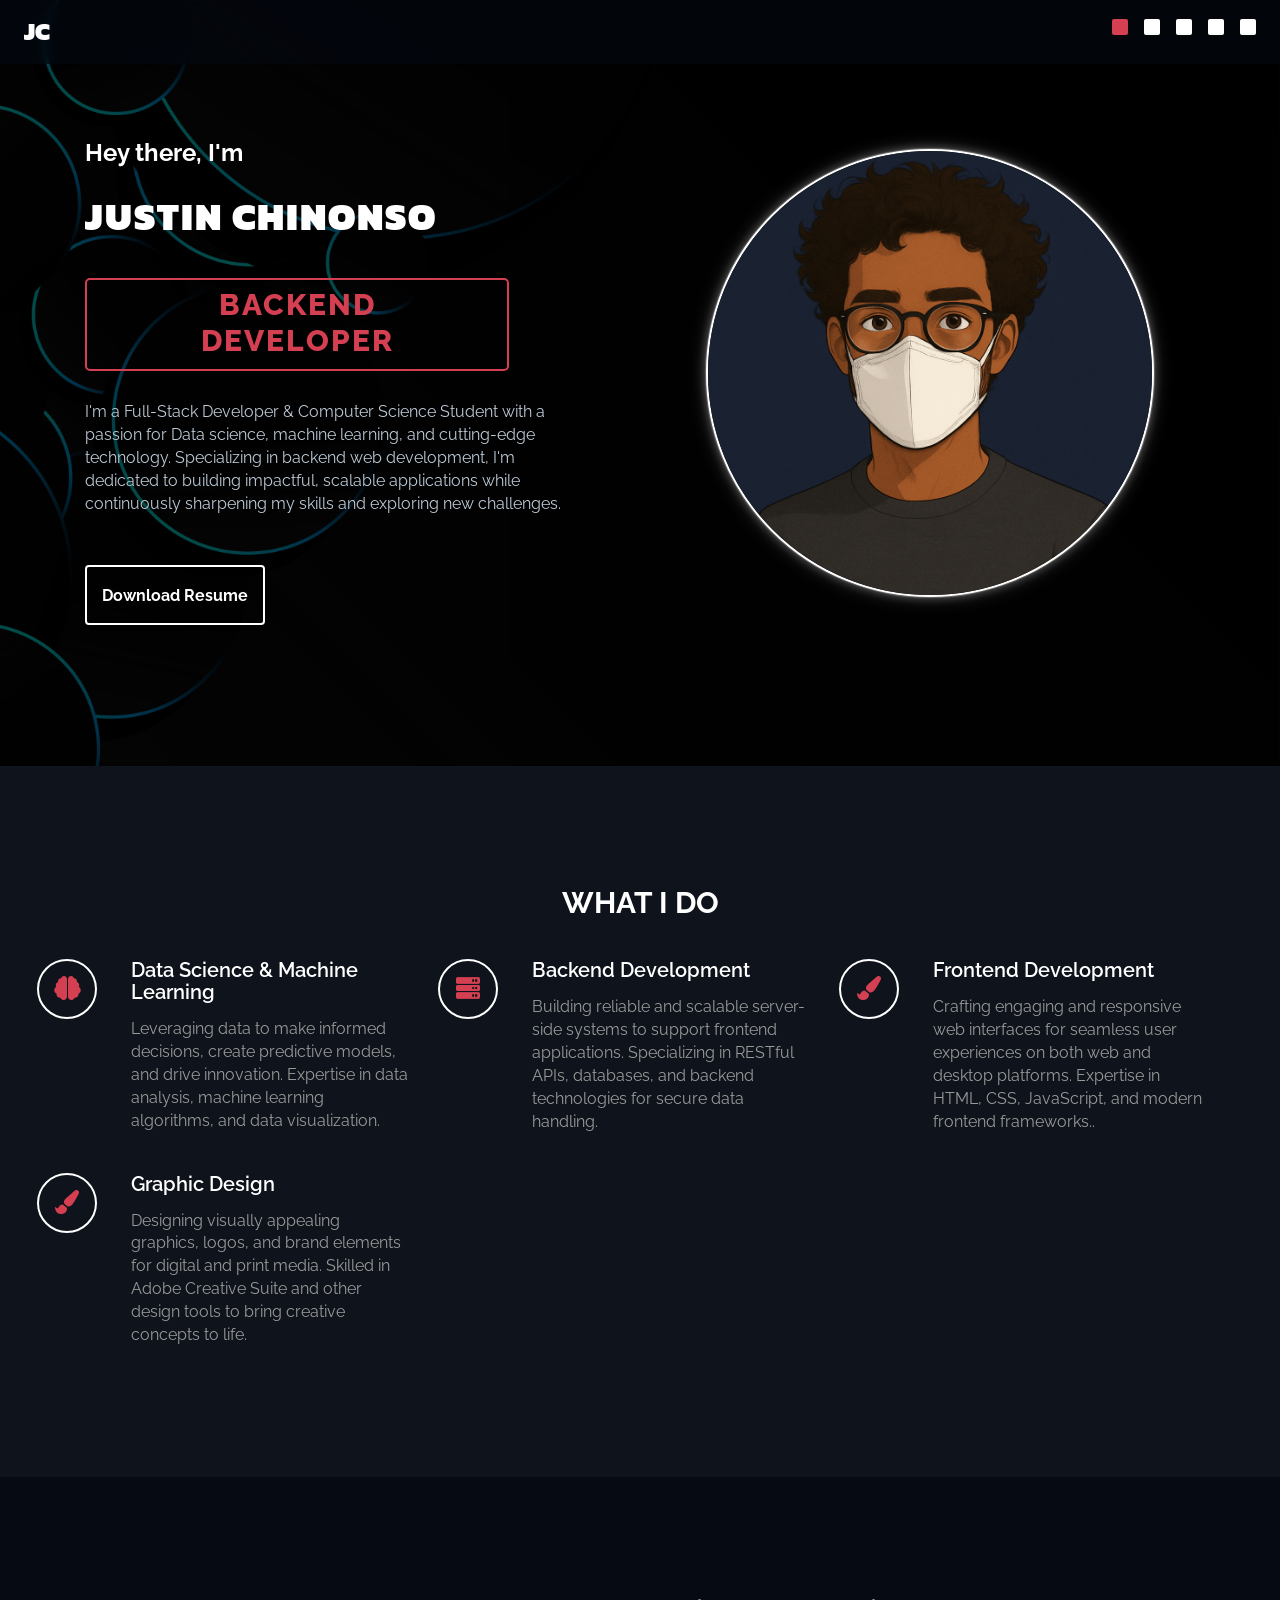
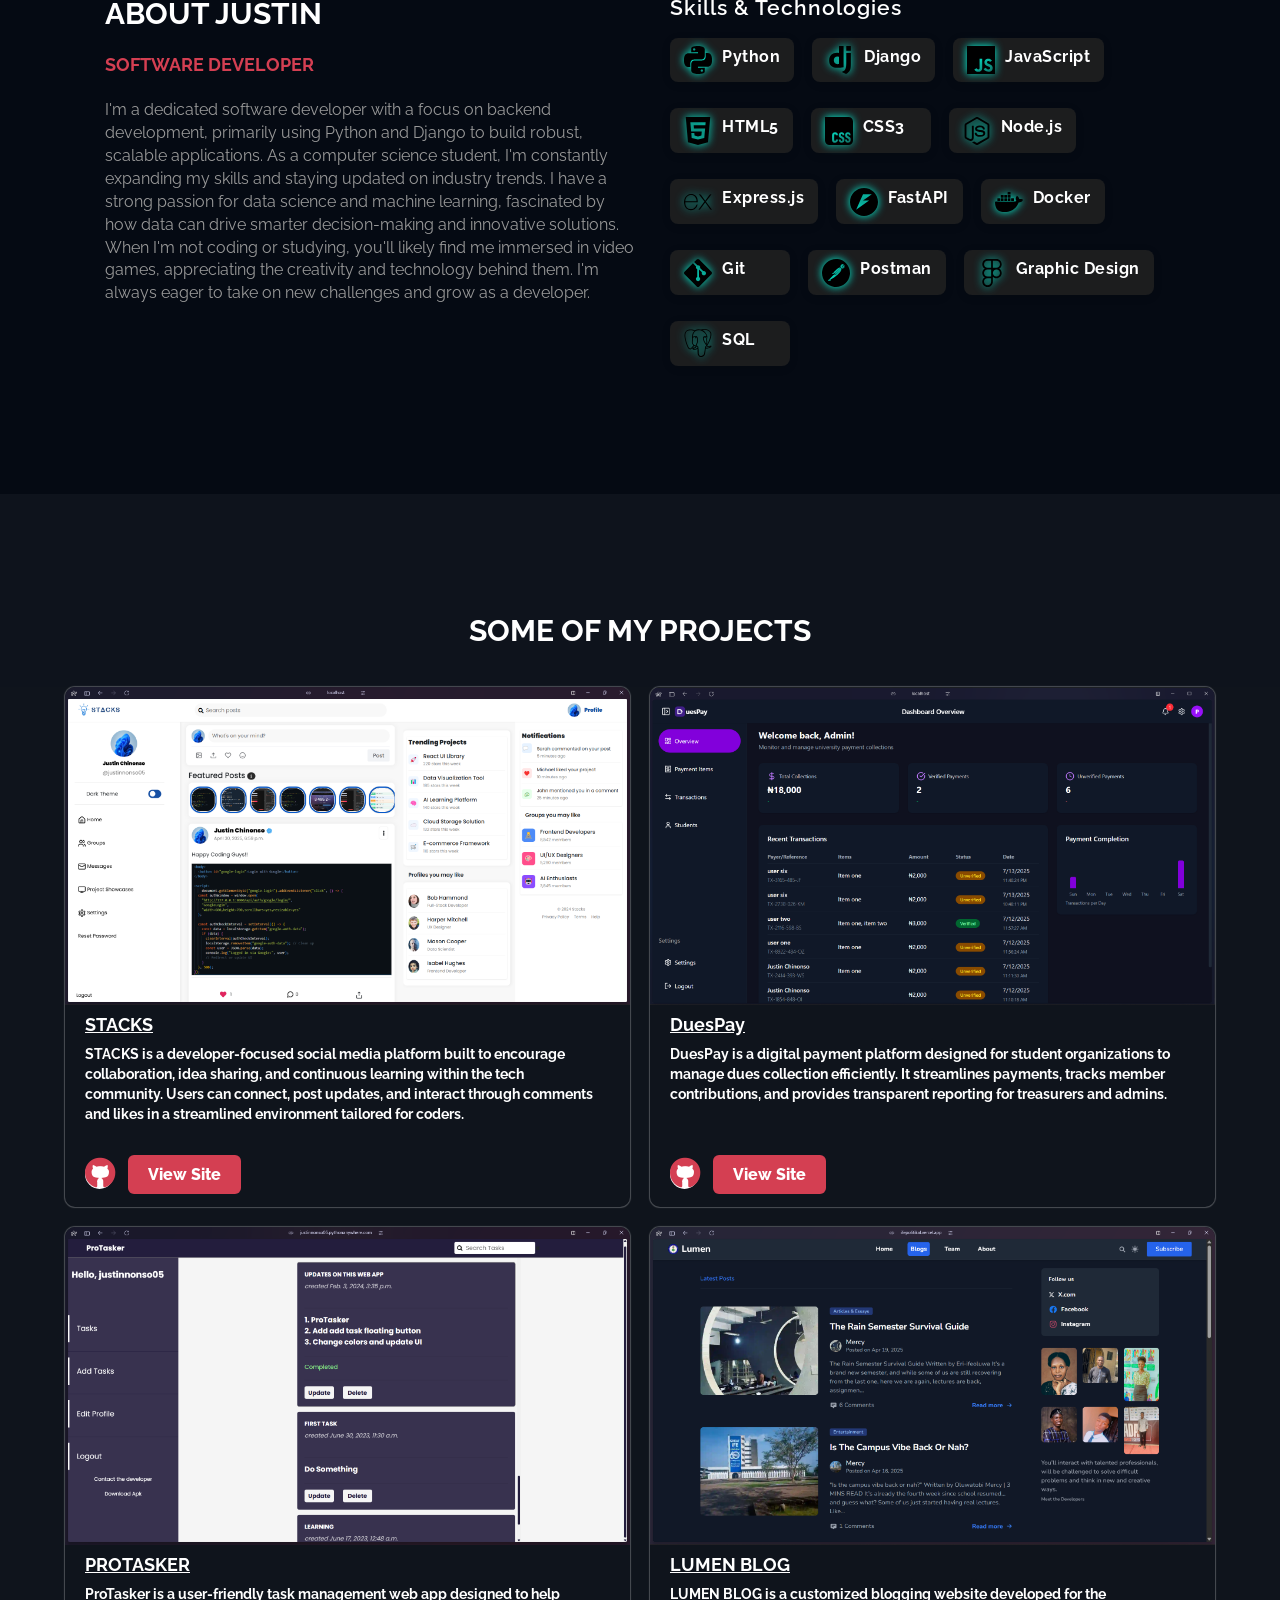
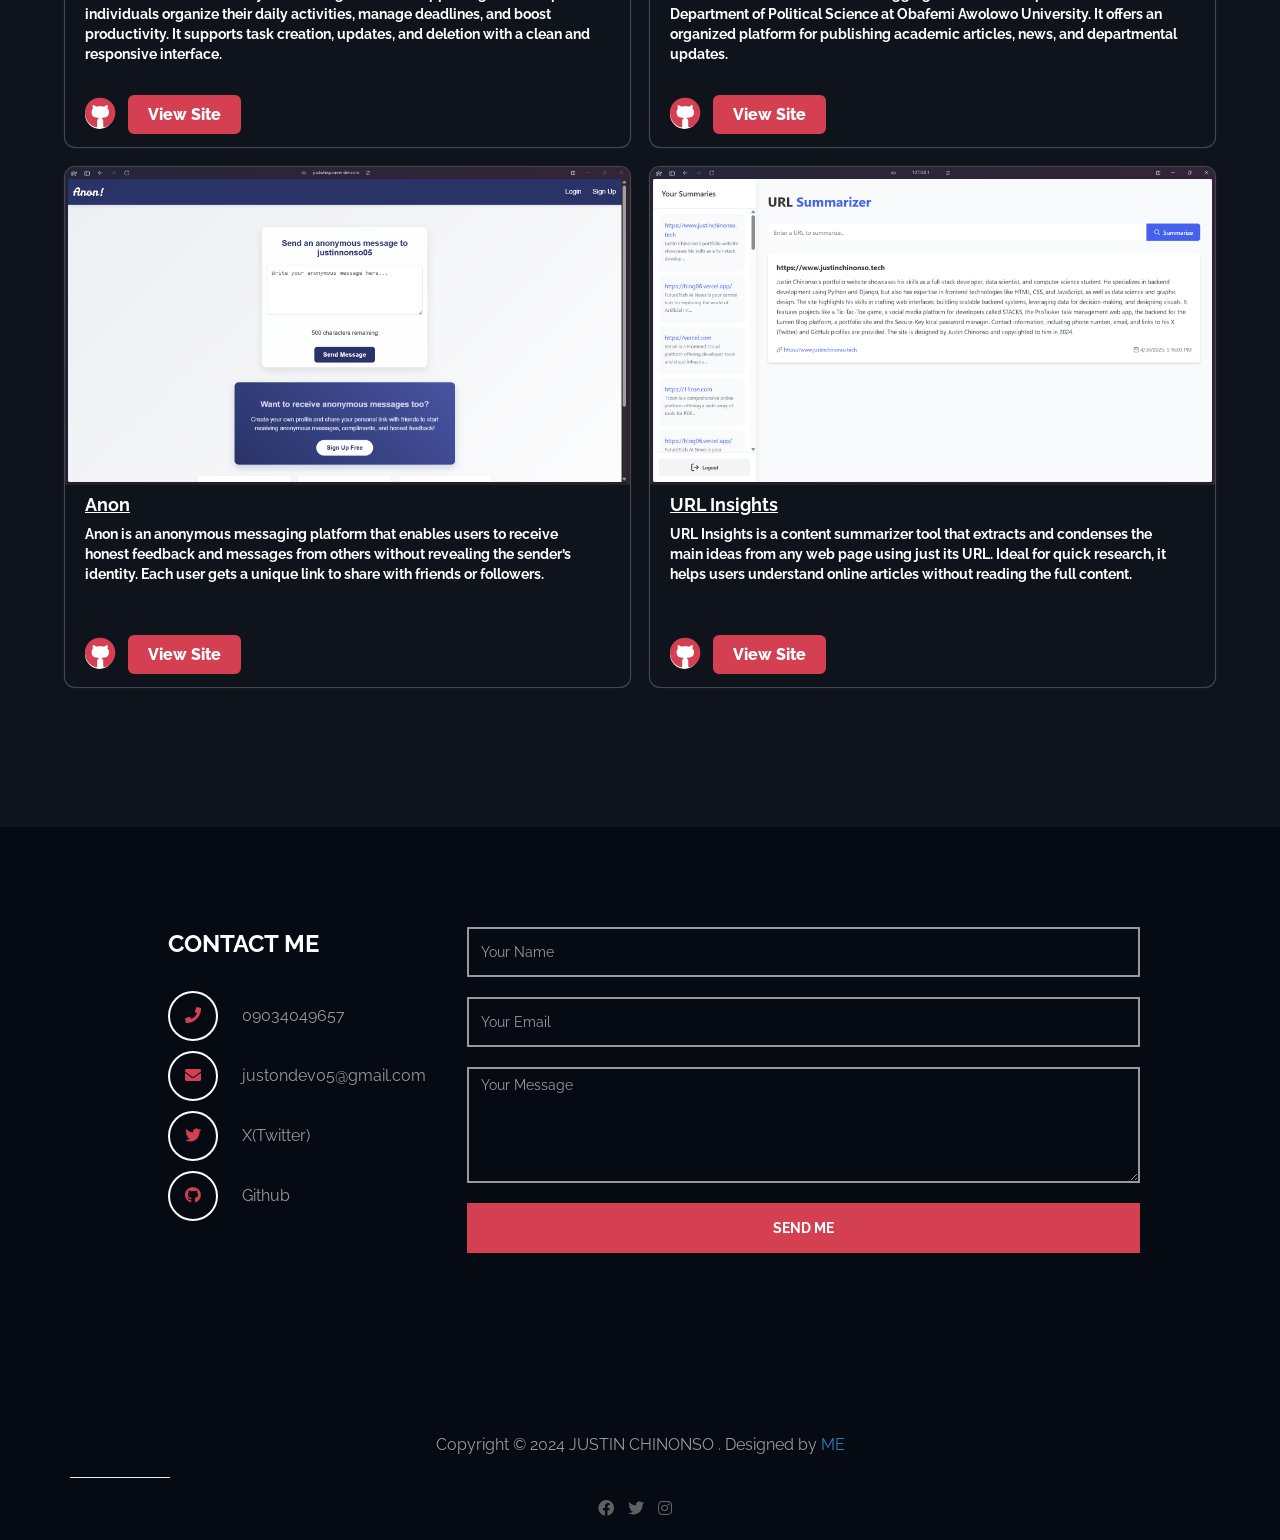
<file: index.html>
<!DOCTYPE html>
<html lang="en">
	<head>
		<meta charset="utf-8">

		<title>Justin Chinonso</title>
		<meta name="keywords" content="Justin, Chinonso, portfolio, tech">
		<meta name="description" content="Justin Chinonso | Portfolio">
        <meta name="author" content="Justin">
		<link rel="manifest" href="manifest.json">
		<link rel="icon" href="https://justondev.vercel.app/logo.jpg">

		<!-- Open Graph / Facebook -->
		<meta property="og:type" content="website">
		<meta property="og:url" content="https://justondev.vercel.app">
		<meta property="og:title" content="Justin Chinonso">
		<meta property="og:description" content="Justin Chinonso | Portfolio">
		<meta property="og:image" content="https://justondev.vercel.app/logo.jpg">
	
		<!-- Twitter -->
		<meta property="twitter:card" content="">
		<meta property="twitter:url" content="https://justondev.vercel.app">
		<meta property="twitter:title" content="Justin Chinonso">
		<meta property="twitter:description" content="Justin Chinonso | Portfolio.">
		<meta property="twitter:image" content="https://justondev.vercel.app/logo.jpg">
	
		<!-- LinkedIn -->
		<meta property="og:site_name" content="Justin Chinonso">
		<meta property="og:image:alt" content="Justin Chinonso | Portfolio">

		<meta name="application-name" content="Justin Chinonso">
    	<meta name="msapplication-config" content="browserconfig.xml">
        
        
		<meta http-equiv="X-UA-Compatible" content="IE=Edge">
		<meta http-equiv="Content-Type" content="text/html; charset=UTF-8" />
		<meta name="viewport" content="width=device-width, initial-scale=1">

		<!-- animate -->
		<link rel="stylesheet" href="css/animate.min.css">
		<!-- bootstrap -->
		<link rel="stylesheet" href="css/bootstrap.min.css">
		<!-- font-awesome -->
		<link rel="stylesheet" href="css/font-awesome.min.css">
		<!-- google font -->
		<link href='https://fonts.googleapis.com/css?family=Raleway:400,300,700,800' rel='stylesheet' type='text/css'>
		<!-- fullpage -->
		<link rel="stylesheet" href="css/jquery.fullPage.css">
		<!-- custom -->
		<link rel="stylesheet" href="css/templatemo-style.css">
		<link rel="stylesheet" href="https://cdnjs.cloudflare.com/ajax/libs/font-awesome/5.15.4/css/all.min.css">


	</head>
	<body>
	<header>
		<div class="logo">JC</div>
		<nav>
			<ul>
				<li class="nav-item">
					<a href="#home">
						<div class="nav-box"></div>
						<span class="nav-label">Home</span>
					</a>
				</li>
				<li class="nav-item">
					<a href="#work">
						<div class="nav-box"></div>
						<span class="nav-label">Work</span>
					</a>
				</li>
				<li class="nav-item">
					<a href="#about">
						<div class="nav-box"></div>
						<span class="nav-label">About</span>
					</a>
				</li>
				<li class="nav-item">
					<a href="#portfolio">
						<div class="nav-box"></div>
						<span class="nav-label">Projects</span>
					</a>
				</li>
				<li class="nav-item">
					<a href="#contact">
						<div class="nav-box"></div>
						<span class="nav-label">Contact</span>
					</a>
				</li>
			</ul>
		</nav>
	</header>
	<div id="fullpage">
		<!-- start home -->
		<div id="home" class="section1">
			<div class="container home-container">
				<div class="row intro-div-con">
					<!-- <div class="col-md-2"></div> -->
					<div class="col-md-8 wow fadeIn intro-div" data-wow-delay="0.9s">
						<h3>Hey there, I'm </h3>
						<h1>JUSTIN CHINONSO</h1>
						<h2 class="rotate">BACKEND DEVELOPER, FRONTEND DEVELOPER, PYTHON DEVELOPER, DATA SCIENTIST</h2>
						<p>I'm a Full-Stack Developer & Computer Science Student with a passion for Data science, machine learning, and cutting-edge technology. Specializing in backend web development, I'm dedicated to building impactful, scalable applications while continuously sharpening my skills and exploring new challenges.</p>
						<a href="https://drive.google.com/file/d/1jpR77Gq0q5iiAcn0xeV0kKrqVilBIo83/view?usp=sharing" download class="btn btn-default smoothScroll wow fadeInUp" data-wow-delay="1s">Download Resume</a>
					</div>
					<div class="col-md-2"></div>
				</div>
				<div class="avatar-image">
					<div class="image-con">
						<img src="images/avatar.png" class="img-responsive" alt="Justin Chinonso">
					</div>
				</div>
			</div>
		</div>
		<!-- end home -->

		<!-- start work -->
		<div id="work" class="section1">
			<div class="container">
				<div class="row">
					<div class="col-md-12 wow bounce">
						<h2>WHAT I DO</h2>
					</div>
                </div>  
                
                <div class="row work-row">
					<div class="col-md-4 col-xs-11 wow wow1 fadeInUp" data-wow-delay="0.6s">
						<div class="media">
							<div class="media-object media-left"> 
								<i class="fa fa-paint-brush"></i>
							</div>
							<div class="media-body">
								<h3 class="media-heading">Frontend Development</h3>
								<p>Crafting engaging and responsive web interfaces for seamless user experiences on both web and desktop platforms. Expertise in HTML, CSS, JavaScript, and modern frontend frameworks..</p>
							</div>
						</div>
					</div>
                    
					<div class="col-md-4 col-xs-11 wow wow1 fadeInUp" data-wow-delay="0.6s">
						<div class="media">
							<div class="media-object media-left">
								<i class="fa fa-server"></i>
							</div>
							<div class="media-body">
								<h3 class="media-heading">Backend Development</h3>
								<p>Building reliable and scalable server-side systems to support frontend applications. Specializing in RESTful APIs, databases, and backend technologies for secure data handling.</p>
							</div>
						</div>
					</div>
                    
					<div class="col-md-4 col-xs-11 wow wow1 fadeInUp" data-wow-delay="0.6s">
						<div class="media">
							<div class="media-object media-left">
								<i class="fa fa-brain"></i>
							</div>
							<div class="media-body">
								<h3 class="media-heading">Data Science &AMP; Machine Learning</h3>
								<p>Leveraging data to make informed decisions, create predictive models, and drive innovation. Expertise in data analysis, machine learning algorithms, and data visualization.</p>
							</div>
						</div>
					</div>
                    
					<div class="col-md-4 col-xs-11 wow wow1 fadeInUp" data-wow-delay="0.6s">
						<div class="media">
							<div class="media-object media-left">
								<i class="fa fa-paint-brush"></i>
							</div>
							<div class="media-body">
								<h3 class="media-heading">Graphic Design
								</h3>
								<p>Designing visually appealing graphics, logos, and brand elements for digital and print media. Skilled in Adobe Creative Suite and other design tools to bring creative concepts to life.</p>
							</div>
						</div>
					</div>

				</div>
			</div>
		</div>
		<!-- end work -->

		<!-- start about -->
		<div id="about" class="section1">
			<div class="container about-container">
				<div class="row about-row">
					<div class="col-md-6 col-xs-11 wow fadeInLeft" data-wow-delay="0.9s">
						<h2>ABOUT JUSTIN</h2>
						<h4>SOFTWARE DEVELOPER</h4>
						<p>I'm a dedicated software developer with a focus on backend development, primarily using Python and Django to build robust, scalable applications. As a computer science student, I'm constantly expanding my skills and staying updated on industry trends. I have a strong passion for data science and machine learning, fascinated by how data can drive smarter decision-making and innovative solutions. When I'm not coding or studying, you'll likely find me immersed in video games, appreciating the creativity and technology behind them. I'm always eager to take on new challenges and grow as a developer.</p>
					</div>
					<div class="col-md-6 col-xs-11 wow fadeInRight" data-wow-delay="0.9s">
						<h3 class="skills-title">Skills & Technologies</h3>
						<div class="skills-grid">
							<div class="skill-item">
								<img src="images/icons/python.svg" alt="Python" class="skill-icon">
								<span>Python</span>
							</div>
							<div class="skill-item">
								<img src="images/icons/django.svg" alt="Django" class="skill-icon">
								<span>Django</span>
							</div>
							<div class="skill-item">
								<img src="images/icons/javascript.svg" alt="JavaScript" class="skill-icon">
								<span>JavaScript</span>
							</div>
							<div class="skill-item">
								<img src="images/icons/html5.svg" alt="HTML5" class="skill-icon">
								<span>HTML5</span>
							</div>
							<div class="skill-item">
								<img src="images/icons/css.svg" alt="CSS3" class="skill-icon">
								<span>CSS3</span>
							</div>
							<div class="skill-item">
								<img src="images/icons/nodedotjs.svg" alt="Node.js" class="skill-icon">
								<span>Node.js</span>
							</div>
							<div class="skill-item">
								<img src="images/icons/express.svg" alt="Express.js" class="skill-icon">
								<span>Express.js</span>
							</div>
							<div class="skill-item">
								<img src="images/icons/fastapi.svg" alt="FastAPI" class="skill-icon">
								<span>FastAPI</span>
							</div>
							<div class="skill-item">
								<img src="images/icons/docker.svg" alt="Docker" class="skill-icon">
								<span>Docker</span>
							</div>
							<div class="skill-item">
								<img src="images/icons/git.svg" alt="Git" class="skill-icon">
								<span>Git</span>
							</div>
							<div class="skill-item">
								<img src="images/icons/postman.svg" alt="Postman" class="skill-icon">
								<span>Postman</span>
							</div>
							<div class="skill-item">
								<img src="images/icons/figma.svg" alt="Graphic Design" class="skill-icon">
								<span>Graphic Design</span>
							</div>
							<div class="skill-item">
								<img src="images/icons/postgresql.svg" alt="SQL" class="skill-icon">
								<span>SQL</span>
							</div>
						</div>
					</div>
				</div>
			</div>
		</div>
		<!-- end about -->

		<!-- start portfolio -->
		<div id="portfolio" class="section1">
			<div class="container">
				<div class="row portfolio-row">
					<div class="col-md-12">
						<h2 class="wow bounce">SOME OF MY PROJECTS</h2>
					</div>
					<div class="col-lg-6 col-md-6 col-sm-12 col-12 wow fadeIn con1" data-wow-delay="0.6s">
						<div class="portfolio-con">
							<div class="portfolio-img">
								<img src="images/stacks.png" class="img-responsive" alt="portfolio img" >
							</div>
							<h4 class="project-title">STACKS</h4>
							<h5>STACKS is a developer-focused social media platform built to encourage collaboration, idea sharing, and continuous learning within the tech community. Users can connect, post updates, and interact through comments and likes in a streamlined environment tailored for coders.</h5>
							<div class="portfolio-link">
								<a href="https://github.com/justinnonso05/stacks" target="_blank" class="git"><i class="fab fa-github"></i></a>
								<a href="https://stacks.pythonanywhere.com" target="_blank" class="view">View Site</a>
							</div>
						</div>									
					</div>
					<div class="col-lg-6 col-md-6 col-sm-12 col-12 wow fadeIn con1" data-wow-delay="0.6s">
						<div class="portfolio-con">
							<div class="portfolio-img">
								<img src="images/duespay.png" class="img-responsive" alt="portfolio img">
							</div>
							<h4 class="project-title"><b>DuesPay</b></h4>
							<h5>DuesPay is a digital payment platform designed for student organizations to manage dues collection efficiently. It streamlines payments, tracks member contributions, and provides transparent reporting for treasurers and admins.</h5>
							<div class="portfolio-link">
								<a href="#" target="_blank" class="git"><i class="fab fa-github"></i></a>
								<a href="https://duespay.app/" target="_blank" class="view">View Site</a>
							</div>
						</div>						
					</div>
					<div class="col-lg-6 col-md-6 col-sm-12 col-12 wow fadeIn con1" data-wow-delay="0.6s">
						<div class="portfolio-con">
							<div class="portfolio-img">
								<img src="images/protasker.png" class="img-responsive" alt="portfolio img">
							</div>						
							<h4 class="project-title">PROTASKER</h4>
							<h5>ProTasker is a user-friendly task management web app designed to help individuals organize their daily activities, manage deadlines, and boost productivity. It supports task creation, updates, and deletion with a clean and responsive interface.</h5>
							<div class="portfolio-link">
								<a href="https://github.com/justinnonso05/Todo" target="_blank" class="git"><i class="fab fa-github"></i></a>
								<a href="https://justinnonso05.pythonanywhere.com" target="_blank" class="view">View Site</a>
							</div>												
						</div>
					</div>
					<div class="col-lg-6 col-md-6 col-sm-12 col-12 wow fadeIn con1" data-wow-delay="0.6s">
						<div class="portfolio-con">
							<div class="portfolio-img last-image">
								<img src="images/lumen.png" class="img-responsive" alt="portfolio img">
							</div>
							<h4 class="project-title">LUMEN BLOG</h4>
							<h5>LUMEN BLOG is a customized blogging website developed for the Department of Political Science at Obafemi Awolowo University. It offers an organized platform for publishing academic articles, news, and departmental updates.</h5>
							<div class="portfolio-link">
								<a href="https://drive.google.com/file/d/1XRONDpBWSvugaTzzfn44YBa9Id9hQ9Hm/view?usp=sharing" target="_blank" class="git"><i class="fab fa-github"></i></a>
								<a href="https://ifepolitikal.vercel.app" target="_blank" class="view">View Site</a>
							</div>
						</div>							
					</div>
					<div class="col-lg-6 col-md-6 col-sm-12 col-12 wow fadeIn con1" data-wow-delay="0.6s">
						<div class="portfolio-con">
							<div class="portfolio-img">
								<img src="images/anon.png" class="img-responsive" alt="portfolio img">
							</div>
							<h4 class="project-title">Anon</h4>
							<h5>Anon is an anonymous messaging platform that enables users to receive honest feedback and messages from others without revealing the sender’s identity. Each user gets a unique link to share with friends or followers.</h5>
							<div class="portfolio-link">
								<a href="#" target="_blank" class="git"><i class="fab fa-github"></i></a>
								<a href="https://justwhisp.onrender.com/" target="_blank" class="view">View Site</a>
							</div>
						</div>										
					</div>
					<div class="col-lg-6 col-md-6 col-sm-12 col-12 wow fadeIn con1" data-wow-delay="0.6s">
						<div class="portfolio-con">
							<div class="portfolio-img">
								<img src="images/summarizer.png" class="img-responsive" alt="portfolio img">
							</div>
							<h4 class="project-title">URL Insights</h4>
							<h5>URL Insights is a content summarizer tool that extracts and condenses the main ideas from any web page using just its URL. Ideal for quick research, it helps users understand online articles without reading the full content.</h5>
							<div class="portfolio-link">
								<a href="#" target="_blank" class="git"><i class="fab fa-github"></i></a>
								<a href="https://url-insights.vercel.app/" target="_blank" class="view">View Site</a>
							</div>
						</div>						
					</div>
				</div>
			</div>
		</div>
	<!-- end portfolio -->

	<!-- start contact -->
		<div id="contact" class="section1">
			<div class="container">
				<div class="row contact-row">
					<div class="col-lg-5 col-lg-offset-1 col-md-6 wow fadeInUp" data-wow-delay="0.6s">
						<address>
							<p class="contact-title">CONTACT ME</p>
							<p><i class="fa fa-phone"></i> <a style="color: #999999;" href="https://wa.me/+2349034049657?text=Hello%20Justin" target="_blank">09034049657</a></p>
							<p><i class="fa fa-envelope"></i> <a style="color: #999999;" href="mailto:justondev05@gmail.com" target="_blank">justondev05@gmail.com</a></p>
							<p><i class="fab fa-twitter"></i> <a style="color: #999999;" href="https://x.com/intent/follow?screen_name=justondev" target="_blank">X(Twitter)</a></p>
							<!-- <p><i class="fab fa-linkedin"></i> <a style="color: #999999;" href="https://linkedin.com/in/justinnonso05" target="_blank">LinkedIn</a></p> -->
							<p><i class="fab fa-github"></i> <a style="color: #999999;" href="https://github.com/justinnonso05" target="_blank">Github</a></p>
						</address>
					</div>
					<div class="col-lg-6 col-md-6 col-xs-10 wow wow-form fadeInUp" data-wow-delay="0.6s">
						<form method="POST" action="https://formspree.io/f/mrbgkbnl">
							<input name="name" type="text" class="form-control" id="name" placeholder="Your Name">
							<input name="email" type="email" class="form-control" id="email" placeholder="Your Email">
							<textarea name="message" rows="5" class="form-control" id="message" placeholder="Your Message"></textarea>
							<input type="submit" class="form-control" id="send" value="SEND ME">
						</form>
					</div>
					<div class="col-md-1 col-sm-1"></div>
				</div>
			</div>
		</div>
		<!-- end contact -->

		<!-- start footer -->
		<footer>
			<div class="container">
				<div class="row">
					<div class="col-md-12 wow fadeIn" data-wow-delay="0.9s">
						<p>Copyright &copy; 2024 JUSTIN CHINONSO
						
						. Designed by <a href="https://wa.me/+2349034049657?text=Hello%20Justin
							" target="_blank">ME</a></p>
						<hr>
						<ul class="social-icon">
							<li><a href="https://facebook.com/justinnonso05" class="fab fa-facebook" target="_blank"></a></li>
							<li><a href="https://x.com/intent/follow?screen_name=justondev" class="fab fa-twitter"></a></li>
							<li><a href="https://instagram.com/justinnonso05" class="fab fa-instagram" target="_blank"></a></li>
						</ul>
					</div>
				</div>
			</div>
		</footer>
		<!-- end footer -->

	</div>

		<!-- jQuery -->
		<script src="js/jquery.js"></script>
		<!-- bootstrap -->
		<script src="js/bootstrap.min.js"></script>
		<!-- fullpage -->
		<script src="js/jquery.fullPage.js"></script>
		<!-- smoothScroll -->
		<script src="js/smoothscroll.js"></script>
		<!-- wow -->
		<script src="js/wow.min.js"></script>
		<!-- text rotater -->
		<script src="js/jquery.simple-text-rotator.js"></script>
		<!-- custom -->
		<script src="js/custom.js"></script>

	</body>
</html>
</file>
<file: css/templatemo-style.css>
@import url('https://fonts.googleapis.com/css2?family=Poppins:wght@400;500;600;700&display=swap');
@import url('https://fonts.googleapis.com/css2?family=Kanit:wght@400;500;600;700&display=swap');

/*

Lavish HTML CSS Template

https://templatemo.com/tm-458-lavish
		
*/

/* header start */
/* Reset some basic styles */
html {
    scroll-behavior: smooth;
}
* {
    margin: 0;
    padding: 0;
    box-sizing: border-box;
}

/* Basic body styling */
body {
    font-family: Arial, sans-serif;
    padding-top: 60px; /* Offset for the fixed header */
}

/* Header styling */
header {
    position: fixed;
    top: 0;
    left: 0;
    right: 0;
    height: 64px;
    background-color: #050a138e;
    backdrop-filter: blur(5px);
    padding: 0 24px;
    display: flex;
    align-items: center;
    justify-content: space-between;
    z-index: 1000;
}

.portfolio-overlay h5 a.testimonial {
    color: #007bff;
    text-decoration: none;
}

.portfolio-overlay h5 a.testimonial:hover {
    background: transparent !important;
}

.logo {
    color: white;
    font-size: 24px;
    font-weight: 900;
    font-family: "kanit", Arial, Helvetica, sans-serif;
}

nav ul {
    display: flex;
    gap: 16px;
    list-style: none;
}

.nav-item {
    position: relative;
}

.nav-item a {
    text-decoration: none;
}

.nav-box {
    width: 16px;
    height: 16px;
    background-color: white;
    border-radius: 2px;
    cursor: pointer;
    transition: background-color 0.2s;
}

.nav-box:hover {
    background-color: #e5e5e5;
}

.nav-box.active {
    background-color: #D43F52;
}

.nav-label {
    display: none;
    position: absolute;
    top: 100%;
    left: 50%;
    transform: translateX(-50%);
    margin-top: 8px;
    color: white;
    font-size: 14px;
    white-space: nowrap;
    opacity: 0;
    transition: opacity 0.2s;
}

@media (min-width: 1024px) {
    .nav-label {
        display: block;
    }

    .nav-item:hover .nav-label {
        opacity: 1;
    }
}


/* header stop */
@media (min-width:990px) {
    div.contact-row {
        display: flex;
    } 
}

/* Style the scrollbar itself */
::-webkit-scrollbar {
    width: 11px; /* Set the width of the vertical scrollbar */
    height: 12px; /* Set the height of the horizontal scrollbar */
  }
  
  /* Style the scrollbar track (the background of the scrollbar) */
  ::-webkit-scrollbar-track {
    background-color: white; /* White background for the track */
  }
  
  /* Style the scrollbar thumb (the draggable part of the scrollbar) */
  ::-webkit-scrollbar-thumb {
    background-color: #333; /* Dark thumb color */
    border-radius: 10px; /* Rounded corners for the thumb */
    border: 3px solid white; /* Optional: border around the thumb */
  }
  
  /* Style the scrollbar thumb when hovered */
  ::-webkit-scrollbar-thumb:hover {
    background-color: #555; /* Darker thumb color on hover */
  }
  
/* * {
    font-family: "poppins" !important;
} */
body
{
	background: #050A13;
	color: #999;
	font-family: 'Raleway', sans-serif;
	font-size: 16px;
	font-weight: 400;
    padding-top: 0px;
}
.wow1 {
    float: inline-end;
}

.wow-form {
    width: 100% !important;
}

#work .work-row {
    margin-left: -48px !important;
    margin-right: -15px !important;
}

#about .about-row {
    margin-left: 20px !important;
    margin-right: -10px !important;
}

@media (max-width: 475px) {
    #portfolio .portfolio-thumb {
        height: 300px !important;
    }
}

.img-responsive {
    width: 100%;
    height: 100%;
    object-fit: cover;
}

/* start all section */
#home,
#home .fp-slide,
#home .fp-tableCell,

#work,
#work .fp-slide,
#work .fp-tableCell,

#about,
#about .fp-slide,
#about .fp-tableCell,

#contact,
#contact .fp-slide,
#contact .fp-tableCell,

#portfolio,
#portfolio .fp-slide,
#portfolio .fp-tableCell,

footer,
footer .fp-slide,
footer .fp-tableCell
{
    height: auto !important;
}

/* end all section */

/* start all heading */
h1,h2,h3,h4,h5
    {
        color: #ffffff;
        font-weight: bold;
    }
/* end all heading */

/* start all section */
#work, #about, #portfolio, #contact
    {
        padding-top: 100px;
        padding-bottom: 120px;
    }
/* end all section */

/* start simpletextrotator */
.rotating {
  display: inline-block;
  -webkit-transform-style: preserve-3d;
  -moz-transform-style: preserve-3d;
  -ms-transform-style: preserve-3d;
  -o-transform-style: preserve-3d;
  transform-style: preserve-3d;
  -webkit-transform: rotateX(0) rotateY(0) rotateZ(0);
  -moz-transform: rotateX(0) rotateY(0) rotateZ(0);
  -ms-transform: rotateX(0) rotateY(0) rotateZ(0);
  -o-transform: rotateX(0) rotateY(0) rotateZ(0);
  transform: rotateX(0) rotateY(0) rotateZ(0);
  -webkit-transition: 0.5s;
  -moz-transition: 0.5s;
  -ms-transition: 0.5s;
  -o-transition: 0.5s;
  transition: 0.5s;
  -webkit-transform-origin-x: 50%;
}

.rotating.flip {
  position: relative;
}

.rotating .front, .rotating .back {
  left: 0;
  top: 0;
  -webkit-backface-visibility: hidden;
  -moz-backface-visibility: hidden;
  -ms-backface-visibility: hidden;
  -o-backface-visibility: hidden;
  backface-visibility: hidden;
}

.rotating .front {
  position: absolute;
  display: inline-block;
  -webkit-transform: translate3d(0,0,1px);
  -moz-transform: translate3d(0,0,1px);
  -ms-transform: translate3d(0,0,1px);
  -o-transform: translate3d(0,0,1px);
  transform: translate3d(0,0,1px);
}

.rotating.flip .front {
  z-index: 1;
}

.rotating .back {
  display: block;
  opacity: 0;
}

.rotating.spin {
  -webkit-transform: rotate(360deg) scale(0);
  -moz-transform: rotate(360deg) scale(0);
  -ms-transform: rotate(360deg) scale(0);
  -o-transform: rotate(360deg) scale(0);
  transform: rotate(360deg) scale(0);
}

.rotating.flip .back {
  z-index: 2;
  display: block;
  opacity: 1;
  
  -webkit-transform: rotateY(180deg) translate3d(0,0,0);
  -moz-transform: rotateY(180deg) translate3d(0,0,0);
  -ms-transform: rotateY(180deg) translate3d(0,0,0);
  -o-transform: rotateY(180deg) translate3d(0,0,0);
  transform: rotateY(180deg) translate3d(0,0,0);
}

.rotating.flip.up .back {
  -webkit-transform: rotateX(180deg) translate3d(0,0,0);
  -moz-transform: rotateX(180deg) translate3d(0,0,0);
  -ms-transform: rotateX(180deg) translate3d(0,0,0);
  -o-transform: rotateX(180deg) translate3d(0,0,0);
  transform: rotateX(180deg) translate3d(0,0,0);
}

.rotating.flip.cube .front {
  -webkit-transform: translate3d(0,0,100px) scale(0.9,0.9);
  -moz-transform: translate3d(0,0,100px) scale(0.85,0.85);
  -ms-transform: translate3d(0,0,100px) scale(0.85,0.85);
  -o-transform: translate3d(0,0,100px) scale(0.85,0.85);
  transform: translate3d(0,0,100px) scale(0.85,0.85);
}

.rotating.flip.cube .back {
  -webkit-transform: rotateY(180deg) translate3d(0,0,100px) scale(0.9,0.9);
  -moz-transform: rotateY(180deg) translate3d(0,0,100px) scale(0.85,0.85);
  -ms-transform: rotateY(180deg) translate3d(0,0,100px) scale(0.85,0.85);
  -o-transform: rotateY(180deg) translate3d(0,0,100px) scale(0.85,0.85);
  transform: rotateY(180deg) translate3d(0,0,100px) scale(0.85,0.85);
}

.rotating.flip.cube.up .back {
  -webkit-transform: rotateX(180deg) translate3d(0,0,100px) scale(0.9,0.9);
  -moz-transform: rotateX(180deg) translate3d(0,0,100px) scale(0.85,0.85);
  -ms-transform: rotateX(180deg) translate3d(0,0,100px) scale(0.85,0.85);
  -o-transform: rotateX(180deg) translate3d(0,0,100px) scale(0.85,0.85);
  transform: rotateX(180deg) translate3d(0,0,100px) scale(0.85,0.85);
}


/* end simpletextrotator */

/* start home */       
#home
	{
        background: url('../images/bg3.jpg');
        background-size: cover;
        background-repeat: no-repeat;
        padding-top: 120px;
        padding-bottom: 140px;
        text-align: center;
        position: relative;
	}
@media (max-width:900px) {
    #home {
        background: url('../images/bg3-mobile.jpg') center/cover;
    }
}
.rotate
    {
        border: 2px solid #D43F52;
        color: #D43F52;
        letter-spacing: 2px;
        text-align: center;
        padding: 7px 0;
        margin: 30px 0;
        font-weight: 800;
        border-radius: 5px;
        line-height: 1.2; /* Adjust line height for spacing between words */
        width: 80%;
        /* justify-self: center; */
    }
    
#home h1 
    {
        display: inline-block;
        letter-spacing: 2px;
        /* padding: 20px 30px; */
        /* margin: 30px 0; */
        font-weight: 900 !important;
        font-size: 38px;
        font-family: 'Kanit', sans-serif, 'Raleway', cursive !important;
        letter-spacing: 2px;
        border-radius: 5px;   
    }
#home::before {
        content: "";
        position: absolute;
        top: 0;
        left: 0;
        width: 100%;
        height: 100%;
        background-color: rgba(0, 0, 0, 0.7); /* Adjust opacity (0.5) for dimness */
        z-index: 1;
    }
.home-container {
    position: relative;
    z-index: 5;
    display: grid;
    grid-template-columns: 1fr 1fr;
    gap: 20px;
    
}
.home-container::before, .home-container::after {
    display: none;
}
div.avatar-image {
    width: 80%;
    align-self: center;
    justify-self: center;
}

@media (max-width: 900px) {
    .avatar-image {
        display: none;
    }
    .home-container {
        grid-template-columns: 1fr;
        gap: 0px;
    }
     
}

div.image-con {
    width: 100%;
    height: 100%;
    overflow: hidden;
    border-radius: 50%;
    background-color: #181818;
    box-shadow:
        0 0 8px 1px #fff4,    /* Slight, soft white glow */
        0 0 16px 4px #fff2,   /* Even softer, larger white glow */
        0 0 1px 1px #ffffff40; /* Very subtle white border */
    border: 2px solid #fff;
}

.intro-div {
    margin-left: 0px !important;
    margin-right: 0px !important;
    width: 100% !important;
    text-align: left;
}
.intro-div p {
    width: 90%;
}
.intro-div-con {
    margin-left: 0px !important;
    margin-right: 0px !important;
    width: 100% !important;
}

@media (max-width: 900px) {
    .intro-div-con {
        margin-left: 0px !important;
        margin-right: 0px !important;
        width: 100% !important;
    }
    .intro-div {
        text-align: center;
    }
    .intro-div p {
        width: 90%;
        justify-self: center;
    }
    h2.rotate {
        justify-self: center;
    }
}

#home h2
    {
        padding-bottom: 10px;
    }
#home .btn
    {
        background: transparent;
        border: 2px solid #ffffff;
        color: #ffffff;
        font-size: 16px;
        font-weight: bold;
        width: 180px;
        height: 60px;
        margin-top: 40px;
        padding-top: 18px;
        transition: all 0.4s ease-in-out;
    }
#home p 
    {
        color: #bdcad6;
    }
#home .btn:hover
    {
        background: #D43F52;
        border-color: transparent;
    }
/* end home */

/* start work */
#work
    {
        background: #ffffff0a;
    }
#work h2
    {
        text-align: center;
    }

#work .media
    {
      margin-top: 30px;
    }
	
#work .media .fa
    {
        border: 2px solid #ffffff;
        border-radius: 50%;
        color: #D43F52;
        font-size: 24px;
        margin-right: 24px;
        width: 60px;
        height: 60px;
        line-height: 55px;
        text-align: center;
        vertical-align: middle;
        transition: all 0.4s ease-in;
    }
#work .media .fa:hover
    {
        background: #ffffff;
        cursor: pointer;
    }
#work .media .media-heading
    {
        font-weight: 600;
        font-size: 20px;
        padding-bottom: 10px;
    }
/* end work */

/* start about */
#about h4
    {
        padding: 15px 0;
		color: #D43F52;
    }
#about .progress
    {
        border-radius: 4px;
        background: #ffffff;
        height: 4px;
    }
#about .progress .progress-bar-danger
    {
        background: #D43F52;
    }
#about .text-top
    {
        padding-top: 50px;
    }
#about span
    {
        color: #ffffff;
        font-weight: bold;
        display: block;
        padding-bottom: 6px;
    }
#about small
    {
        font-weight: bold;
        float: right;
    }
/* end about */

/* start portfolio */
#portfolio
    {
        background: #ffffff0a;
        text-align: center;
    }
#portfolio h2
    {
        padding-bottom: 30px;
    }
.portfolio-img {
    height: auto;
    width: auto;
    overflow: hidden;
}
.portfolio-img img {
    width: 100%;
    height: 100%;
    object-fit: cover;
    transition: transform 0.3s ease;
}
.con1 {
    padding-bottom: 20px;
    padding-left: 10px;
    padding-right: 10px;
}
.portfolio-con {
    border-radius: 10px;
    box-shadow: 0 0 1px 1px #ffffff40;
    overflow: hidden;
    height: 520px;
    text-align: left;
}
.portfolio-con h5 {
   line-height: 20px; 
   width: 90%;
}
.portfolio-link {
    margin-top: 30px;
    position: absolute;
    bottom: 40px;
}
@media (max-width: 999px) {
    .portfolio-link {
        bottom: 40px;
    }
    .portfolio-con {
        height: 600px !important;
    }
}
@media (max-width: 440px) {
    .portfolio-link {
        bottom: 45px;
    }
    .portfolio-con {
        height: 470px !important;
    }
}
/* @media (max-width: 900px) {
    .portfolio-link {
        bottom: 20px;
    }
    .portfolio-con {
        height: 500px;
    }
} */

.portfolio-link a.git {
    border-radius: 10px;
}
/* .portfolio-link a.git:hover {
    background-color: #ffffff;
    color: #D43F52;
} */
.portfolio-link a.git i {
    color: #D43F52;
    background-color: white;
    position: relative;
    top: 5px;
    font-size: 30px;
    border-radius: 50%;
    font-weight: 800;
}
.portfolio-link a.view {
    border-radius: 6px;
    background-color: #D43F52;
    color: #ffffff;
    font-size: 16px;
    font-weight: 800;
    padding: 10px 20px;
    margin-left: 10px;
}
div.portfolio-con h4, div.portfolio-con h5, div.portfolio-con .portfolio-link {
    margin-left: 20px;
}
.project-title {
    text-decoration: underline;
}

/* start contact */

#contact address
    {
      padding-bottom: 18px;
    }
	
#contact .contact-title
    {
		font-size: 24px;
		font-weight: bold;
        padding-bottom: 20px;
		color: #ffffff;
    }
#contact .fa, #contact .fab
    {
        border: 2px solid #ffffff;
        border-radius: 50%;
        color: #D43F52;
        width: 50px;
        height: 50px;
        line-height: 45px;
        text-align: center;
        margin-right: 20px;
    }
#contact .form-control
    {
        background: transparent;
        border: 2px solid #999;
        border-radius: 0;
        box-shadow: none;
        color: #ffffff;
        margin-bottom: 20px;
    }
#contact input
    {
        height: 50px;
    }
#contact input[type="submit"]
    {
        background: #D43F52;
        border: 2px solid transparent;
        color: #ffffff;
        font-weight: bold;
        transition: all 0.4s ease-in-out;
    }
#contact input[type="submit"]:hover
    {
        background: #ffffff;
        color: #D43F52;
    }
/* end contact */

/* start footer */
footer
    {
        border-top: 1px solid #090909;
        text-align: center;
        padding-top: 40px;
        padding-bottom: 20px;
    }
footer hr
    {
        width: 100px;
        justify-self: center;
    }
/* end footer */

/* start social icon */
.social-icon
    {
        position: relative;
        padding: 0;
        margin: 0;
    }
.social-icon li
    {
        display: inline-block;
        list-style: none;
    }
.social-icon li a
    {
        border-radius: 50%;
        color: #606060;
        text-decoration: none;
        transition: all 0.4s ease-in-out;
        text-align: center;
        margin-right: 10px;
    }
.social-icon li a:hover
    {
        color: #D43F52;
    }
/* end social icon */
/* Add to your CSS file */
.skills-title {
    margin-bottom: 18px;
    font-size: 1.3em;
    color: #fff;
    font-weight: 600;
    letter-spacing: 1px;
}
.skills-grid {
    display: flex;
    flex-wrap: wrap;
    gap: 18px;
}
.skill-item {
    display: flex;
    align-items: center;
    background: #222c;
    border-radius: 8px;
    padding: 8px 14px;
    box-shadow: 0 2px 8px #0002;
    min-width: 120px;
    margin-bottom: 8px;
}
.skill-icon {
    width: 28px;
    height: 28px;
    margin-right: 10px;
    filter: drop-shadow(0 0 4px #00ffe0);
    background: transparent;
}
.skill-item span {
    color: #fff;
    font-size: 1em;
    font-weight: 500;
    letter-spacing: 0.5px;
}
@media (max-width: 600px) {
    .skills-grid {
        gap: 10px;
    }
    .skill-item {
        min-width: 100px;
        padding: 6px 8px;
    }
    .skill-icon {
        width: 22px;
        height: 22px;
        margin-right: 7px;
    }
}

@media (max-width: 999px) {
    .about-container {
        margin-left: 0px !important;
        margin-right: 0px !important;
        width: 100% !important;
        padding-left: 0px !important;   
        padding-right: 0px !important;
    }
}
</file>
